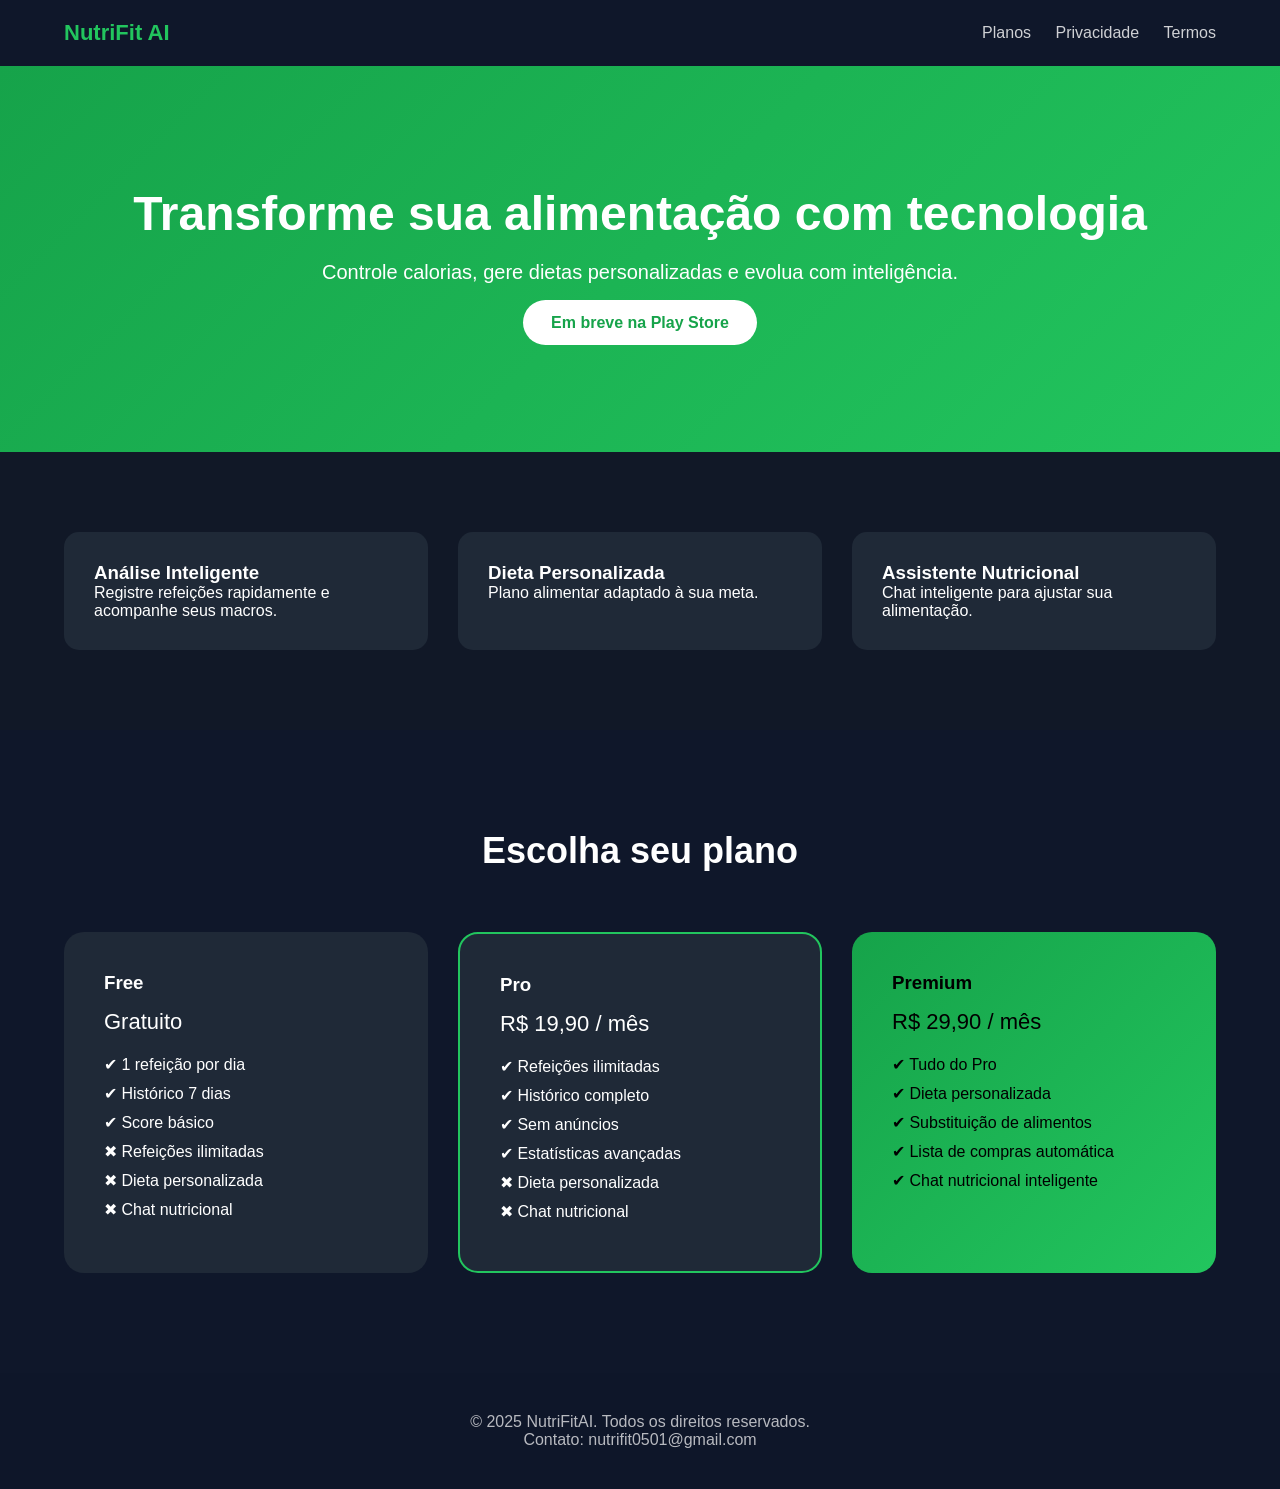
<file: index.html>
<!DOCTYPE html>
<html lang="pt-BR">
<head>
  <meta charset="UTF-8" />
  <meta name="viewport" content="width=device-width, initial-scale=1.0" />
  <title>NutriFit AI - Nutrição Inteligente</title>
  <link rel="stylesheet" href="style.css" />
</head>
<body>

<header>
  <div class="container nav">
    <h1 class="logo">NutriFit AI</h1>
    <nav>
      <a href="#planos">Planos</a>
      <a href="privacy.html">Privacidade</a>
      <a href="terms.html">Termos</a>
    </nav>
  </div>
</header>

<section class="hero">
  <div class="container hero-content">
    <h2>Transforme sua alimentação com tecnologia</h2>
    <p>Controle calorias, gere dietas personalizadas e evolua com inteligência.</p>
    <a href="#" class="btn-primary">Em breve na Play Store</a>
  </div>
</section>

<section class="features">
  <div class="container grid-3">
    <div class="feature-card">
      <h3>Análise Inteligente</h3>
      <p>Registre refeições rapidamente e acompanhe seus macros.</p>
    </div>
    <div class="feature-card">
      <h3>Dieta Personalizada</h3>
      <p>Plano alimentar adaptado à sua meta.</p>
    </div>
    <div class="feature-card">
      <h3>Assistente Nutricional</h3>
      <p>Chat inteligente para ajustar sua alimentação.</p>
    </div>
  </div>
</section>

<section id="planos" class="plans">
  <div class="container">
    <h2 class="section-title">Escolha seu plano</h2>

    <div class="plan-grid">

      <div class="plan-card">
        <h3>Free</h3>
        <p class="price">Gratuito</p>
        <ul>
          <li>✔ 1 refeição por dia</li>
          <li>✔ Histórico 7 dias</li>
          <li>✔ Score básico</li>
          <li>✖ Refeições ilimitadas</li>
          <li>✖ Dieta personalizada</li>
          <li>✖ Chat nutricional</li>
        </ul>
      </div>

      <div class="plan-card highlight">
        <h3>Pro</h3>
        <p class="price">R$ 19,90 / mês</p>
        <ul>
          <li>✔ Refeições ilimitadas</li>
          <li>✔ Histórico completo</li>
          <li>✔ Sem anúncios</li>
          <li>✔ Estatísticas avançadas</li>
          <li>✖ Dieta personalizada</li>
          <li>✖ Chat nutricional</li>
        </ul>
      </div>

      <div class="plan-card premium">
        <h3>Premium</h3>
        <p class="price">R$ 29,90 / mês</p>
        <ul>
          <li>✔ Tudo do Pro</li>
          <li>✔ Dieta personalizada</li>
          <li>✔ Substituição de alimentos</li>
          <li>✔ Lista de compras automática</li>
          <li>✔ Chat nutricional inteligente</li>
        </ul>
      </div>

    </div>
  </div>
</section>

<footer>
  <div class="container">
    <p>© 2025 NutriFitAI. Todos os direitos reservados.</p>
    <p>Contato: nutrifit0501@gmail.com</p>
  </div>
</footer>

</body>
</html>
</file>
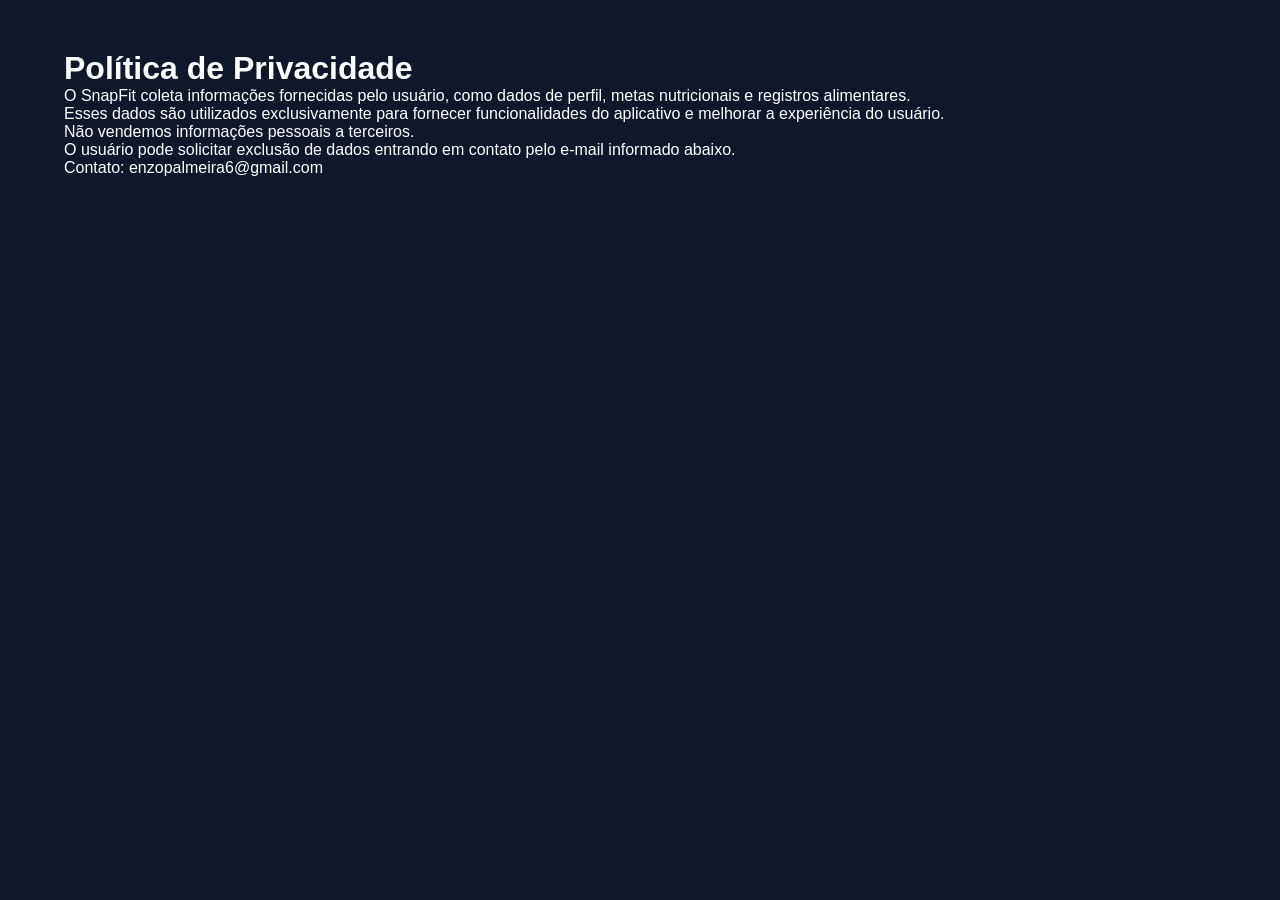
<file: privacy.html>
<!DOCTYPE html>
<html>
<head>
  <meta charset="UTF-8">
  <title>Política de Privacidade - SnapFit</title>
  <link rel="stylesheet" href="style.css">
</head>
<body>
<div class="container" style="padding:50px 0;">
<h1>Política de Privacidade</h1>
<p>O SnapFit coleta informações fornecidas pelo usuário, como dados de perfil, metas nutricionais e registros alimentares.</p>
<p>Esses dados são utilizados exclusivamente para fornecer funcionalidades do aplicativo e melhorar a experiência do usuário.</p>
<p>Não vendemos informações pessoais a terceiros.</p>
<p>O usuário pode solicitar exclusão de dados entrando em contato pelo e-mail informado abaixo.</p>
<p>Contato: enzopalmeira6@gmail.com</p>
</div>
</body>
</html>
</file>
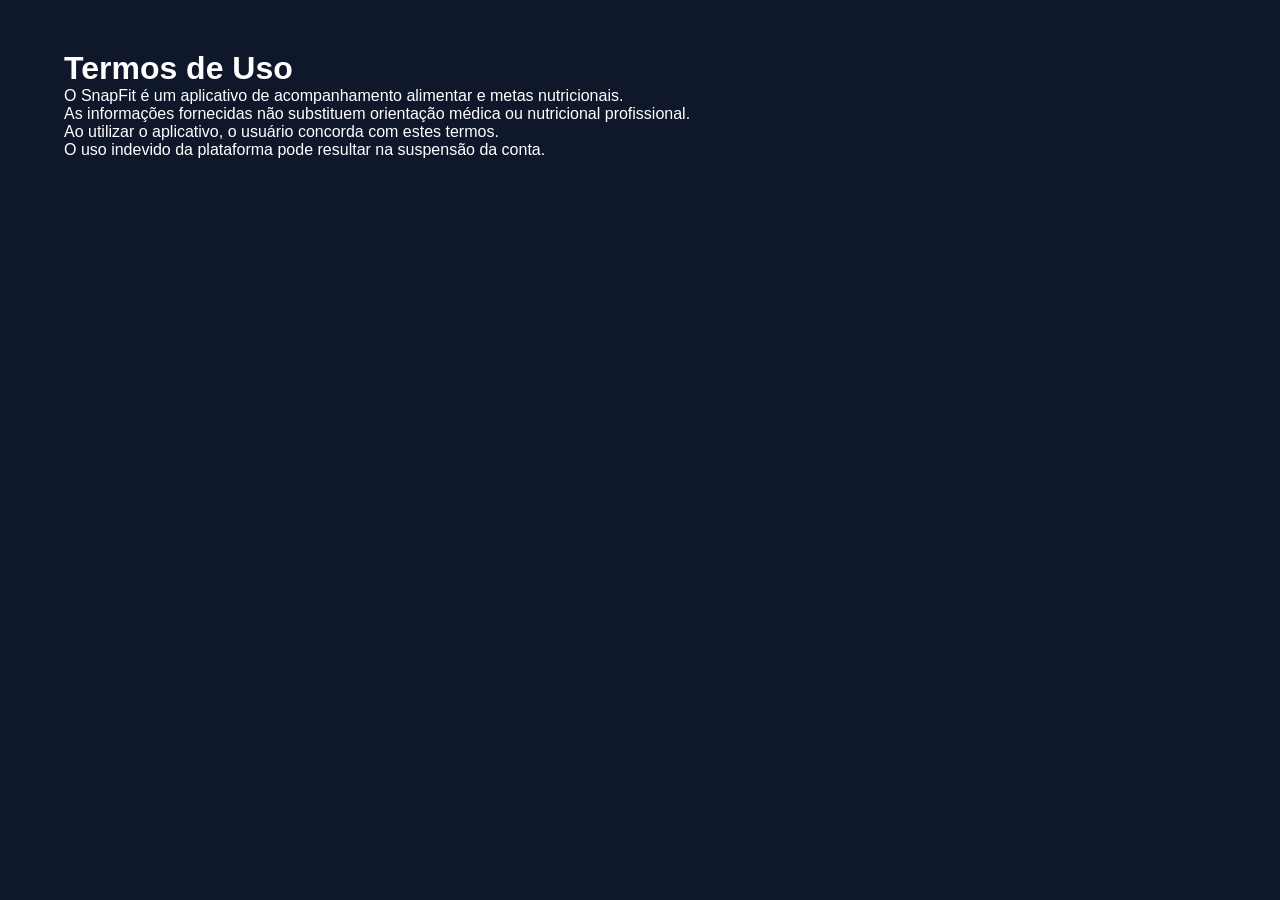
<file: terms.html>
<!DOCTYPE html>
<html>
<head>
  <meta charset="UTF-8">
  <title>Termos de Uso - SnapFit</title>
  <link rel="stylesheet" href="style.css">
</head>
<body>
<div class="container" style="padding:50px 0;">
<h1>Termos de Uso</h1>
<p>O SnapFit é um aplicativo de acompanhamento alimentar e metas nutricionais.</p>
<p>As informações fornecidas não substituem orientação médica ou nutricional profissional.</p>
<p>Ao utilizar o aplicativo, o usuário concorda com estes termos.</p>
<p>O uso indevido da plataforma pode resultar na suspensão da conta.</p>
</div>
</body>
</html>
</file>
<file: style.css>
* {
  margin: 0;
  padding: 0;
  box-sizing: border-box;
  font-family: 'Segoe UI', sans-serif;
}

body {
  background: #0f172a;
  color: white;
}

.container {
  width: 90%;
  max-width: 1200px;
  margin: auto;
}

header {
  padding: 20px 0;
  background: #0f172a;
  position: sticky;
  top: 0;
}

.nav {
  display: flex;
  justify-content: space-between;
  align-items: center;
}

.logo {
  color: #22c55e;
  font-size: 22px;
}

nav a {
  margin-left: 20px;
  text-decoration: none;
  color: white;
  opacity: 0.8;
}

nav a:hover {
  opacity: 1;
}

.hero {
  padding: 120px 0;
  text-align: center;
  background: linear-gradient(135deg, #16a34a, #22c55e);
}

.hero h2 {
  font-size: 48px;
  margin-bottom: 20px;
}

.hero p {
  font-size: 20px;
  margin-bottom: 30px;
}

.btn-primary {
  background: white;
  color: #16a34a;
  padding: 14px 28px;
  border-radius: 30px;
  text-decoration: none;
  font-weight: bold;
}

.features {
  padding: 80px 0;
  background: #111827;
}

.grid-3 {
  display: grid;
  grid-template-columns: repeat(auto-fit, minmax(280px, 1fr));
  gap: 30px;
}

.feature-card {
  background: #1f2937;
  padding: 30px;
  border-radius: 15px;
  transition: 0.3s;
}

.feature-card:hover {
  transform: translateY(-8px);
  background: #22c55e;
  color: black;
}

.plans {
  padding: 100px 0;
  background: #0f172a;
}

.section-title {
  text-align: center;
  font-size: 36px;
  margin-bottom: 60px;
}

.plan-grid {
  display: grid;
  grid-template-columns: repeat(auto-fit, minmax(280px, 1fr));
  gap: 30px;
}

.plan-card {
  background: #1f2937;
  padding: 40px;
  border-radius: 20px;
  transition: 0.3s;
}

.plan-card ul {
  list-style: none;
  margin-top: 20px;
}

.plan-card li {
  margin-bottom: 10px;
}

.plan-card:hover {
  transform: scale(1.05);
}

.highlight {
  border: 2px solid #22c55e;
}

.premium {
  background: linear-gradient(135deg, #16a34a, #22c55e);
  color: black;
}

.price {
  font-size: 22px;
  margin: 15px 0;
}

footer {
  padding: 40px 0;
  text-align: center;
  background: #0f172a;
  opacity: 0.7;
}
</file>
